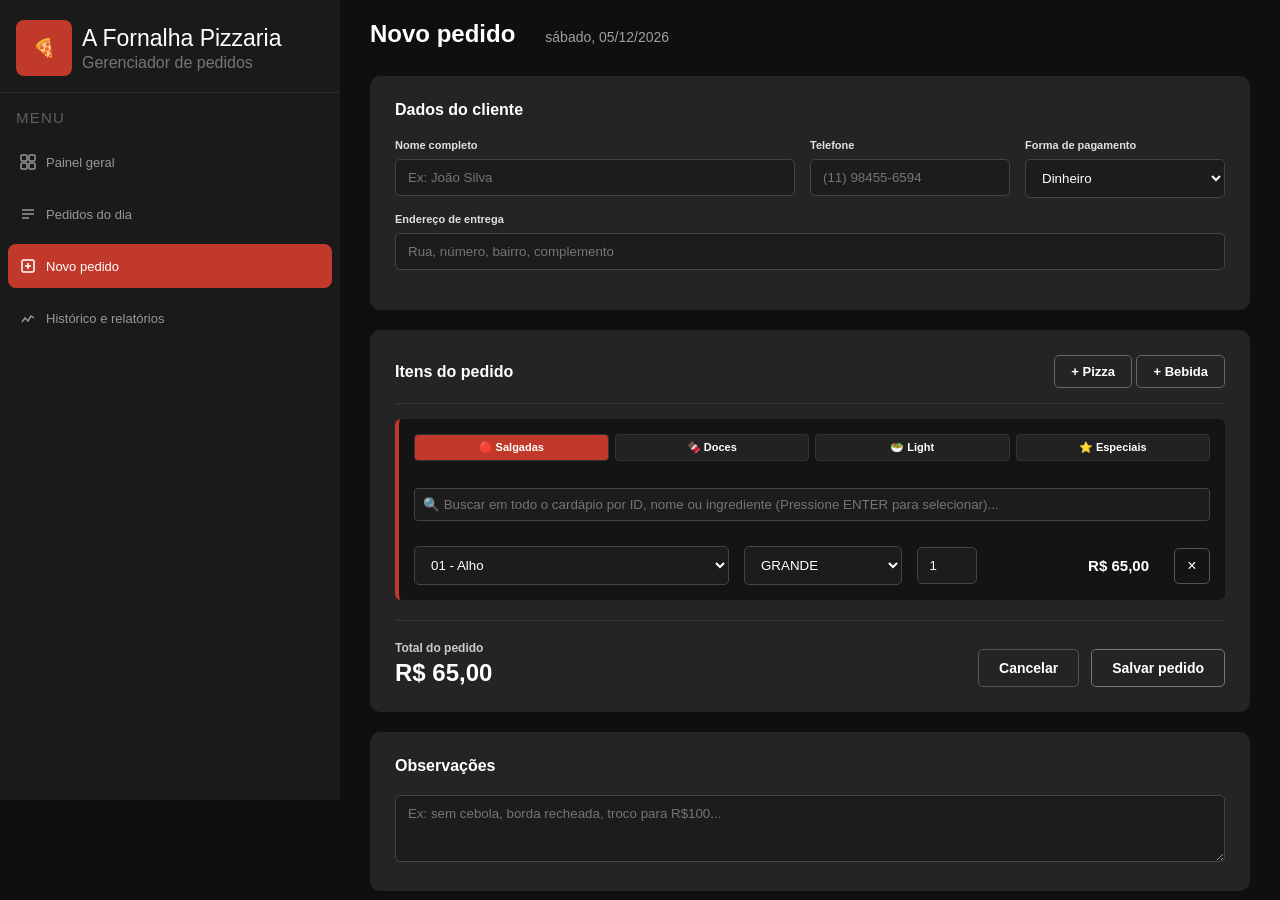
<file: index.html>
<!DOCTYPE html>
<html lang="pt-BR">
<head>
    <meta charset="UTF-8">
    <title>A Fornalha Pizzaria - Novo Pedido</title>
    <link rel="stylesheet" href="index.css">
</head>
<body>

<div class="container">

    <aside class="sidebar">

        <div class="sidebar-logo">
            <div class="sidebar-logo-icon">🍕</div>
            <div>
                <div class="sidebar-logo-name">A Fornalha Pizzaria</div>
                <div class="sidebar-logo-sub">Gerenciador de pedidos</div>
            </div>
        </div>

        <nav>
            <span class="menu-label">MENU</span>

            <button type="button" class="menu" onclick="window.location.href='painel_geral.html'">
                <svg width="16" height="16" viewBox="0 0 16 16" fill="none" stroke="currentColor" stroke-width="1.5">
                    <rect x="1" y="1" width="6" height="6" rx="1"/><rect x="9" y="1" width="6" height="6" rx="1"/><rect x="1" y="9" width="6" height="6" rx="1"/><rect x="9" y="9" width="6" height="6" rx="1"/>
                </svg> Painel geral
            </button>

            <button type="button" class="menu" onclick="window.location.href='pedidos_do_dia.html'">
                <svg width="16" height="16" viewBox="0 0 16 16" fill="none" stroke="currentColor" stroke-width="1.5">
                    <path d="M2 4h12M2 8h12M2 12h7"/>
                </svg>
                Pedidos do dia
            </button>

            <button type="button" class="menu active" onclick="window.location.href='index.html.html'">
                <svg width="16" height="16" viewBox="0 0 16 16" fill="none" stroke="currentColor" stroke-width="1.5">
                    <rect x="2" y="2" width="12" height="12" rx="1.5"/>
                    <path d="M8 5v6M5 8h6"/>
                </svg>
                Novo pedido
            </button>

            <button type="button" class="menu" onclick="window.location.href='historico.html'">
                <svg width="16" height="16" viewBox="0 0 16 16" fill="none" stroke="currentColor" stroke-width="1.5">
                    <path d="M2 12L5 8l3 3 3-5 3 2"/>
                </svg>
                Histórico e relatórios
            </button>
        </nav>

    </aside>

    <main class="content">

        <header class="top">
            <h1>Novo pedido</h1>
            <span class="data-atual" id="data-atual">Carregando...</span>
        </header>

        <section id="secao-dados-cliente" class="card">
            <h3>Dados do cliente</h3>
            
            <div class="row">
                <div class="form-group flex-2">
                    <label>Nome completo</label>
                    <input type="text" id="nome" name="cliente_nome" placeholder="Ex: João Silva" autocomplete="off">
                </div>
                
                <div class="form-group flex-1">
                    <label>Telefone</label>
                <input type="tel" id="telefone" name="cliente_telefone" placeholder="(11) 98455-6594" autocomplete="off">
                </div>
                
                <div class="form-group flex-1">
                    <label>Forma de pagamento</label>
                    <select id="pagamento" name="cliente_pagamento">
                        <option value="dinheiro">Dinheiro</option>
                        <option value="cartao">Cartão</option>
                        <option value="pix">Pix</option>
                    </select>
                </div>
            </div>

            <div class="row">
                <div class="form-group flex-full">
                    <label>Endereço de entrega</label>
                    <input type="text" id="endereco" name="cliente_endereco" placeholder="Rua, número, bairro, complemento" autocomplete="off">
                </div>
            </div>
        </section>

        <section id="secao-itens-pedido" class="card">
            
            <div class="header-itens">
                <h3>Itens do pedido</h3>
                <div class="btn-group">
                    <button type="button" class="btn btn-outline" onclick="adicionarPizza()">+ Pizza</button>
                    <button type="button" class="btn btn-outline" onclick="adicionarBebida()">+ Bebida</button>
                </div>
            </div>
            
            <div class="itens-container" id="itens-container">
                </div>
            
            <div class="footer-itens">
                <div class="total-block">
                    <span class="total-label">Total do pedido</span>
                    <span class="total-valor" id="total-valor">R$ 0,00</span>
                </div>
                
                <div class="actions-final">
                    <button type="button" class="cancel" onclick="limparPedido()">Cancelar</button>            
                    <button type="button" class="save" onclick="salvarPedido()">Salvar pedido</button>
                </div>
            </div>
            
        </section>

        <section id="secao-observacoes" class="card">
            <h3>Observações</h3>
            <textarea id="obs" name="pedido_observacoes" rows="3" placeholder="Ex: sem cebola, borda recheada, troco para R$100..."></textarea>
        </section>

    </main>

</div>

<script src="cardapio.js"></script>
<script src="index.js"></script>
</body>
</html>
</file>
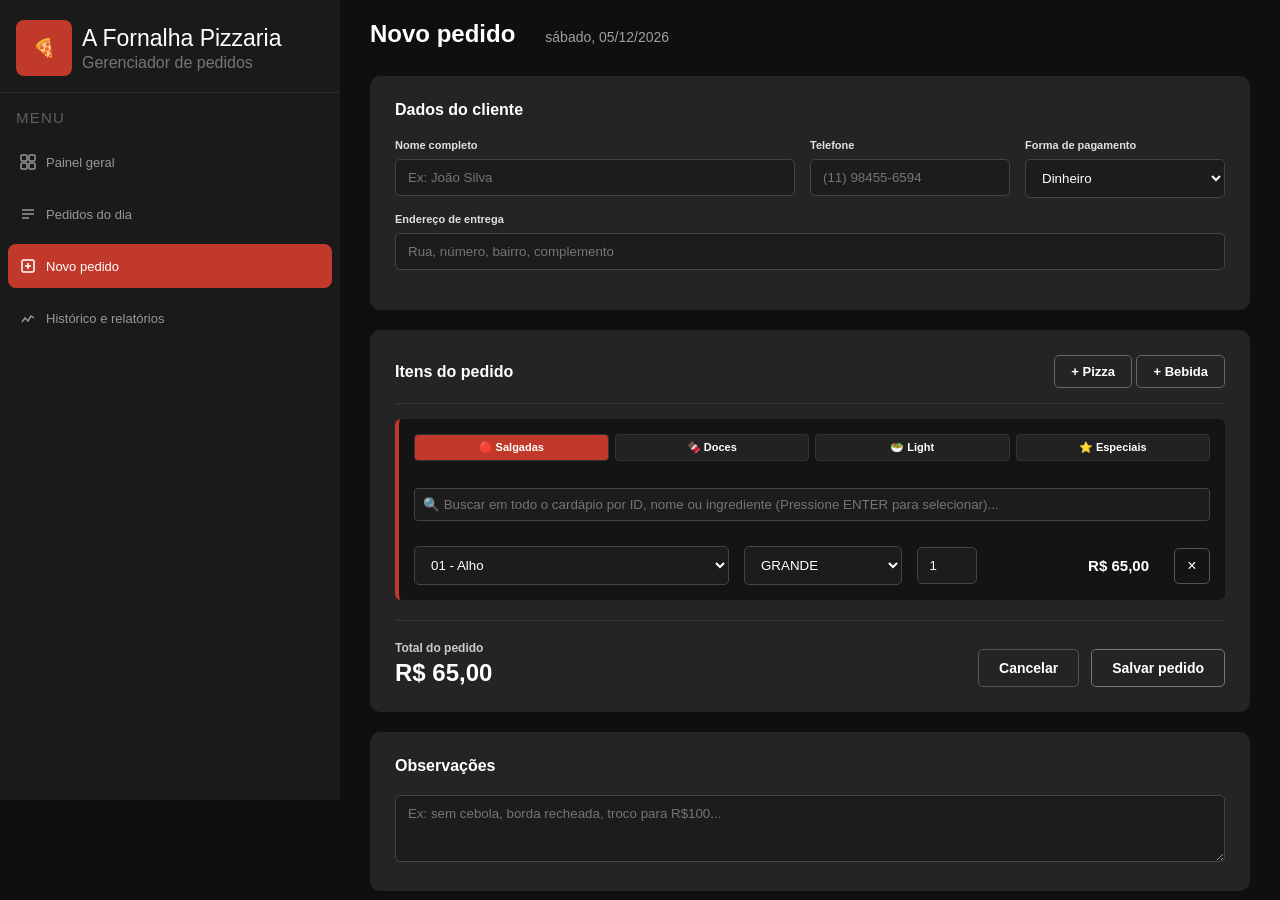
<file: novo_pedido.html>
<!DOCTYPE html>
<html lang="pt-BR">
<head>
    <meta charset="UTF-8">
    <title>A Fornalha Pizzaria - Novo Pedido</title>
    <link rel="stylesheet" href="novo_pedido.css">
</head>
<body>

<div class="container">

    <aside class="sidebar">

        <div class="sidebar-logo">
            <div class="sidebar-logo-icon">🍕</div>
            <div>
                <div class="sidebar-logo-name">A Fornalha Pizzaria</div>
                <div class="sidebar-logo-sub">Gerenciador de pedidos</div>
            </div>
        </div>

        <nav>
            <span class="menu-label">MENU</span>

            <button type="button" class="menu" onclick="window.location.href='painel_geral.html'">
                <svg width="16" height="16" viewBox="0 0 16 16" fill="none" stroke="currentColor" stroke-width="1.5">
                    <rect x="1" y="1" width="6" height="6" rx="1"/><rect x="9" y="1" width="6" height="6" rx="1"/><rect x="1" y="9" width="6" height="6" rx="1"/><rect x="9" y="9" width="6" height="6" rx="1"/>
                </svg> Painel geral
            </button>

            <button type="button" class="menu" onclick="window.location.href='pedidos_do_dia.html'">
                <svg width="16" height="16" viewBox="0 0 16 16" fill="none" stroke="currentColor" stroke-width="1.5">
                    <path d="M2 4h12M2 8h12M2 12h7"/>
                </svg>
                Pedidos do dia
            </button>

            <button type="button" class="menu active" onclick="window.location.href='novo_pedido.html'">
                <svg width="16" height="16" viewBox="0 0 16 16" fill="none" stroke="currentColor" stroke-width="1.5">
                    <rect x="2" y="2" width="12" height="12" rx="1.5"/>
                    <path d="M8 5v6M5 8h6"/>
                </svg>
                Novo pedido
            </button>

            <button type="button" class="menu" onclick="window.location.href='historico.html'">
                <svg width="16" height="16" viewBox="0 0 16 16" fill="none" stroke="currentColor" stroke-width="1.5">
                    <path d="M2 12L5 8l3 3 3-5 3 2"/>
                </svg>
                Histórico e relatórios
            </button>
        </nav>

    </aside>

    <main class="content">

        <header class="top">
            <h1>Novo pedido</h1>
            <span class="data-atual" id="data-atual">Carregando...</span>
        </header>

        <section id="secao-dados-cliente" class="card">
            <h3>Dados do cliente</h3>
            
            <div class="row">
                <div class="form-group flex-2">
                    <label>Nome completo</label>
                    <input type="text" id="nome" name="cliente_nome" placeholder="Ex: João Silva" autocomplete="off">
                </div>
                
                <div class="form-group flex-1">
                    <label>Telefone</label>
                <input type="tel" id="telefone" name="cliente_telefone" placeholder="(11) 98455-6594" autocomplete="off">
                </div>
                
                <div class="form-group flex-1">
                    <label>Forma de pagamento</label>
                    <select id="pagamento" name="cliente_pagamento">
                        <option value="dinheiro">Dinheiro</option>
                        <option value="cartao">Cartão</option>
                        <option value="pix">Pix</option>
                    </select>
                </div>
            </div>

            <div class="row">
                <div class="form-group flex-full">
                    <label>Endereço de entrega</label>
                    <input type="text" id="endereco" name="cliente_endereco" placeholder="Rua, número, bairro, complemento" autocomplete="off">
                </div>
            </div>
        </section>

        <section id="secao-itens-pedido" class="card">
            
            <div class="header-itens">
                <h3>Itens do pedido</h3>
                <div class="btn-group">
                    <button type="button" class="btn btn-outline" onclick="adicionarPizza()">+ Pizza</button>
                    <button type="button" class="btn btn-outline" onclick="adicionarBebida()">+ Bebida</button>
                </div>
            </div>
            
            <div class="itens-container" id="itens-container">
                </div>
            
            <div class="footer-itens">
                <div class="total-block">
                    <span class="total-label">Total do pedido</span>
                    <span class="total-valor" id="total-valor">R$ 0,00</span>
                </div>
                
                <div class="actions-final">
                    <button type="button" class="cancel" onclick="limparPedido()">Cancelar</button>            
                    <button type="button" class="save" onclick="salvarPedido()">Salvar pedido</button>
                </div>
            </div>
            
        </section>

        <section id="secao-observacoes" class="card">
            <h3>Observações</h3>
            <textarea id="obs" name="pedido_observacoes" rows="3" placeholder="Ex: sem cebola, borda recheada, troco para R$100..."></textarea>
        </section>

    </main>

</div>

<script src="cardapio.js"></script>
<script src="novo_pedido.js"></script>
</body>
</html>
</file>
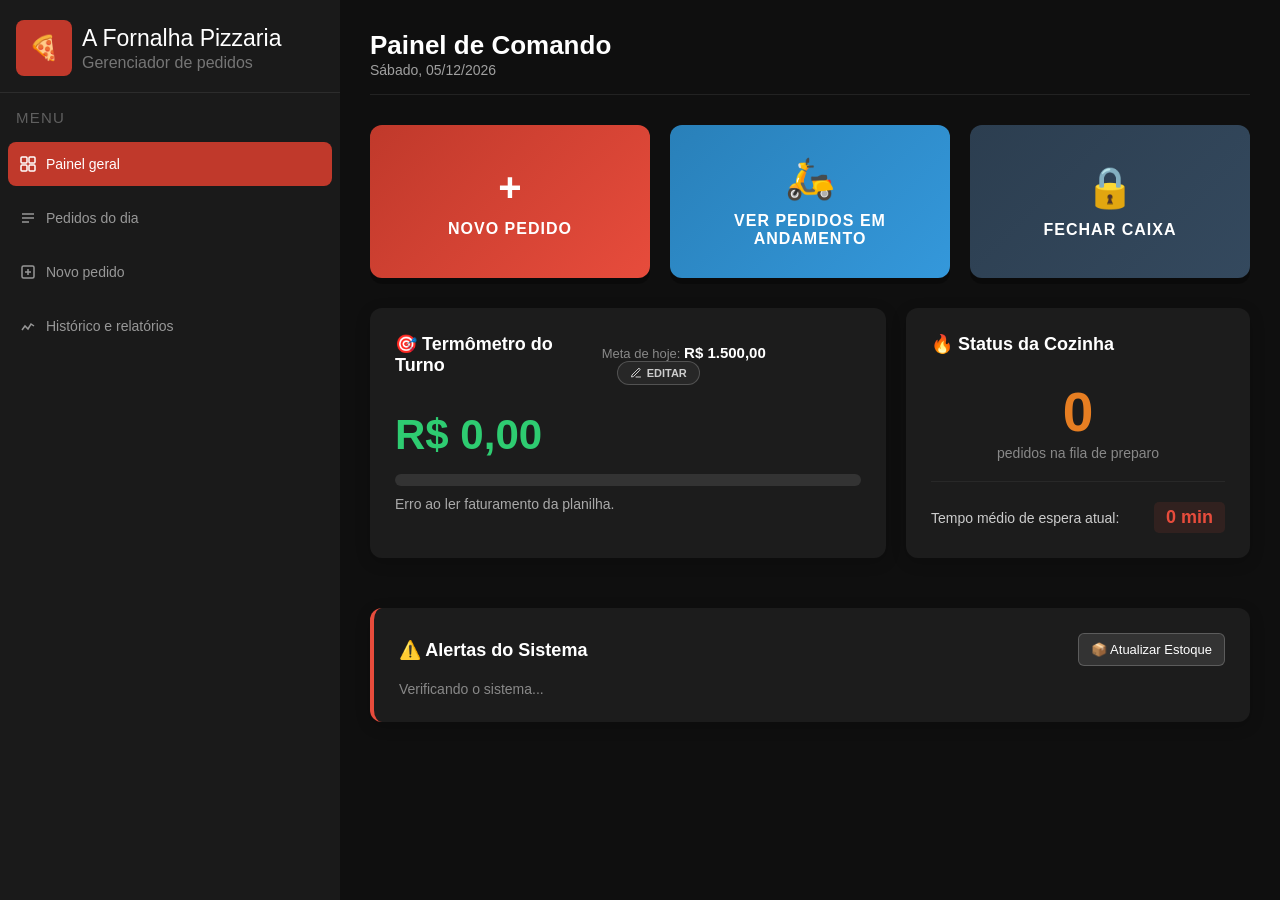
<file: painel_geral.html>
<!DOCTYPE html>
<html lang="pt-BR">
<head>
    <meta charset="UTF-8">
    <title>A Fornalha - Painel Geral</title>
    <link rel="stylesheet" href="painel_geral.css">
</head>
<body>

<div class="container">

    <aside class="sidebar">
        <div class="sidebar-logo">
            <div class="sidebar-logo-icon">🍕</div>
            <div>
                <div class="sidebar-logo-name">A Fornalha Pizzaria</div>
                <div class="sidebar-logo-sub">Gerenciador de pedidos</div>
            </div>
        </div>

        <nav>
            <span class="menu-label">MENU</span>
            
            <button type="button" class="menu active" onclick="window.location.href='index.html'">
                <svg width="16" height="16" viewBox="0 0 16 16" fill="none" stroke="currentColor" stroke-width="1.5">
                    <rect x="1" y="1" width="6" height="6" rx="1"/><rect x="9" y="1" width="6" height="6" rx="1"/><rect x="1" y="9" width="6" height="6" rx="1"/><rect x="9" y="9" width="6" height="6" rx="1"/>
                </svg> Painel geral
            </button>
            
            <button type="button" class="menu" onclick="window.location.href='pedidos_do_dia.html'">
                <svg width="16" height="16" viewBox="0 0 16 16" fill="none" stroke="currentColor" stroke-width="1.5">
                    <path d="M2 4h12M2 8h12M2 12h7"/>
                </svg> Pedidos do dia
            </button>
            
            <button type="button" class="menu" onclick="window.location.href='index.html'">
                <svg width="16" height="16" viewBox="0 0 16 16" fill="none" stroke="currentColor" stroke-width="1.5">
                    <rect x="2" y="2" width="12" height="12" rx="1.5"/><path d="M8 5v6M5 8h6"/>
                </svg> Novo pedido
            </button>
            
            <button type="button" class="menu" onclick="window.location.href='historico.html'">
                <svg width="16" height="16" viewBox="0 0 16 16" fill="none" stroke="currentColor" stroke-width="1.5">
                    <path d="M2 12L5 8l3 3 3-5 3 2"/>
                </svg> Histórico e relatórios
            </button>
        </nav>
    </aside>

    <main class="content">

        <header class="top">
            <div class="top-title">
                <h1>Painel de Comando</h1>
                <span class="data-atual" id="data-atual">Carregando...</span>
            </div>
        </header>

        <section class="shortcuts-grid">
            <button class="shortcut-btn btn-novo" onclick="window.location.href='index.html'">
                <div class="shortcut-icon">+</div>
                <div class="shortcut-text">NOVO PEDIDO</div>
            </button>
            
            <button class="shortcut-btn btn-andamento" onclick="window.location.href='pedidos_do_dia.html'">
                <div class="shortcut-icon">🛵</div>
                <div class="shortcut-text">VER PEDIDOS EM ANDAMENTO</div>
            </button>
            
            <button class="shortcut-btn btn-fechar" onclick="fecharCaixa()">
                <div class="shortcut-icon">🔒</div>
                <div class="shortcut-text">FECHAR CAIXA</div>
            </button>
        </section>

        <div class="dashboard-grid">
            <section class="card">
                <div class="card-header">
                    <h3>🎯 Termômetro do Turno</h3>
                    <span class="meta-label">Meta de hoje: <strong id="meta-valor">R$ 1.500,00</strong></span>
                </div>
                
                <div class="termometro-display">
                    <span class="faturamento-atual" id="faturamento-atual">R$ 0,00</span>
                </div>
                
                <div class="progress-container">
                    <div class="progress-bar" id="progress-bar" style="width: 0%;"></div>
                </div>
                
                <p class="termometro-texto" id="termometro-texto">Carregando dados financeiros...</p>
            </section>

            <section class="card">
                <h3>🔥 Status da Cozinha</h3>
                <div class="cozinha-display">
                    <div class="cozinha-numero" id="pedidos-fila">0</div>
                    <div class="cozinha-sub">pedidos na fila de preparo</div>
                </div>
                
                <div class="cozinha-footer">
                    <div class="tempo-label">Tempo médio de espera atual:</div>
                    <div class="tempo-valor" id="tempo-espera">0 min</div>
                </div>
            </section>
        </div>

        <section class="card card-alertas">
            <div style="display: flex; justify-content: space-between; align-items: center; margin-bottom: 15px;">
            <h3 style="margin: 0;">⚠️ Alertas do Sistema</h3>
            <button onclick="abrirModalEstoque()" style="background: rgba(255,255,255,0.1); color: #fff; border: 1px solid rgba(255,255,255,0.2); padding: 8px 12px; border-radius: 6px; cursor: pointer; font-size: 13px;">📦 Atualizar Estoque</button>
            </div>
            <div class="alertas-container" id="lista-alertas">
                <div style="color: #888; font-size: 14px;">Verificando o sistema...</div>
            </div>
        </section>

    </main>
</div>

<div id="modal-estoque" style="display: none; position: fixed; top: 0; left: 0; width: 100%; height: 100%; background: rgba(0,0,0,0.8); z-index: 999; justify-content: center; align-items: center;">
    <div style="background: #1c1c1c; padding: 25px; border-radius: 12px; width: 400px; max-width: 90%; box-shadow: 0 5px 25px rgba(0,0,0,0.5);">
        <div style="display: flex; justify-content: space-between; align-items: center; margin-bottom: 20px; border-bottom: 1px solid #333; padding-bottom: 10px;">
            <h3 style="margin: 0; color: #fff;">📦 Controle de Estoque</h3>
            <button onclick="fecharModalEstoque()" style="background: none; border: none; color: #888; font-size: 24px; cursor: pointer;">&times;</button>
        </div>
            
        <div id="lista-estoque-modal" style="max-height: 400px; overflow-y: auto; margin-bottom: 20px;">
            <div style="text-align: center; color: #888; padding: 20px;">Carregando estoque...</div>
        </div>

        <button id="btn-salvar-estoque" onclick="salvarEstoque()" style="width: 100%; padding: 12px; background: #2ecc71; color: #111; border: none; border-radius: 8px; font-weight: bold; cursor: pointer; font-size: 15px;">Salvar Alterações</button>
    </div>
</div>

<script src="cardapio.js"></script>
<script src="painel_geral.js"></script>
</body>
</html>
</file>
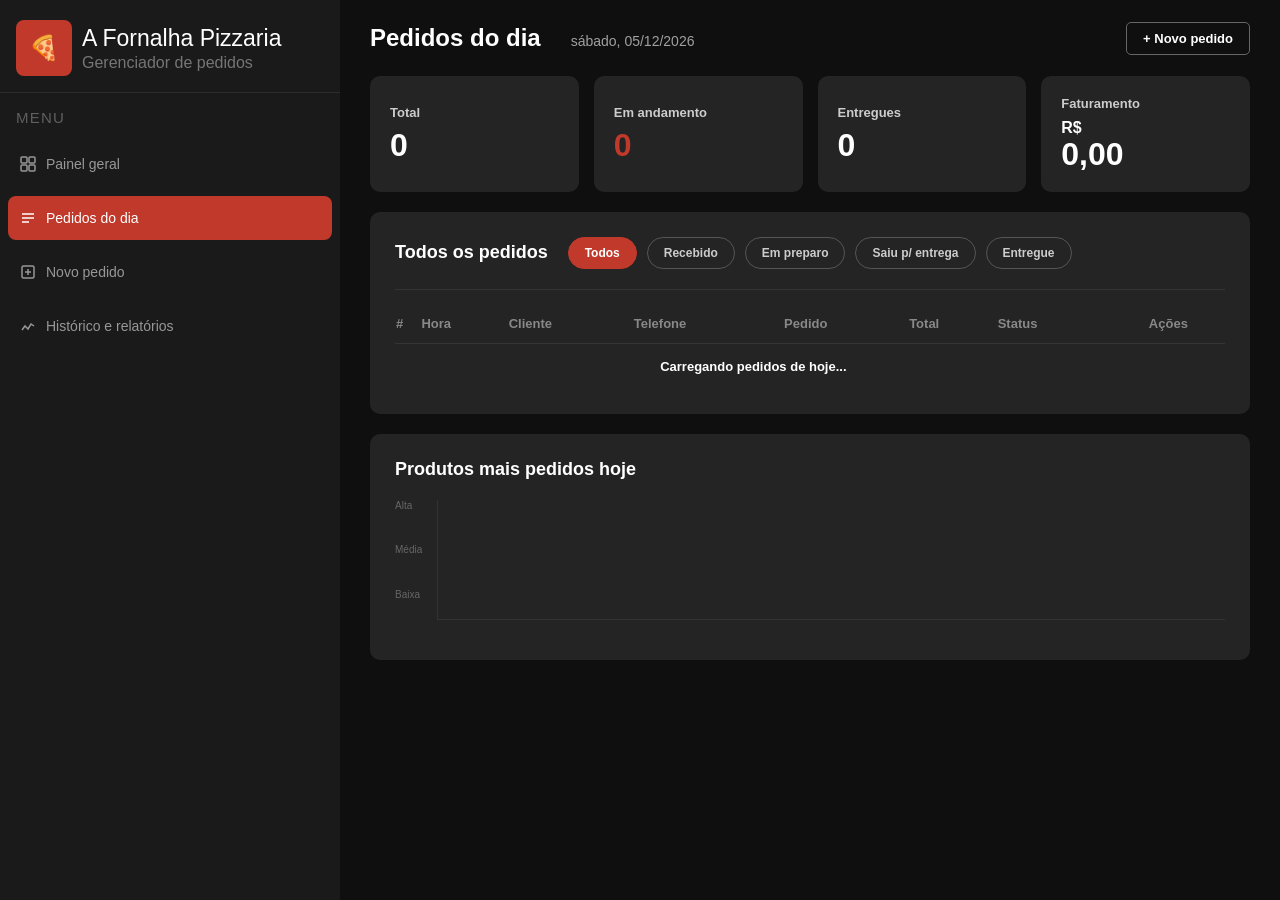
<file: pedidos_do_dia.html>
<!DOCTYPE html>
<html lang="pt-BR">
<head>
    <meta charset="UTF-8">
    <title>A Fornalha - Pedidos do Dia</title>
    <link rel="stylesheet" href="pedidos_do_dia.css">
</head>
<body>

<div class="container">

    <aside class="sidebar">
        <div class="sidebar-logo">
            <div class="sidebar-logo-icon">🍕</div>
            <div>
                <div class="sidebar-logo-name">A Fornalha Pizzaria</div>
                <div class="sidebar-logo-sub">Gerenciador de pedidos</div>
            </div>
        </div>

        <nav>
            <span class="menu-label">MENU</span>
            
            <button type="button" class="menu" onclick="window.location.href='painel_geral.html'">
                <svg width="16" height="16" viewBox="0 0 16 16" fill="none" stroke="currentColor" stroke-width="1.5">
                    <rect x="1" y="1" width="6" height="6" rx="1"/><rect x="9" y="1" width="6" height="6" rx="1"/><rect x="1" y="9" width="6" height="6" rx="1"/><rect x="9" y="9" width="6" height="6" rx="1"/>
                </svg> Painel geral
            </button>
            
            <button type="button" class="menu active" onclick="window.location.href='pedidos_do_dia.html'">
                <svg width="16" height="16" viewBox="0 0 16 16" fill="none" stroke="currentColor" stroke-width="1.5">
                    <path d="M2 4h12M2 8h12M2 12h7"/>
                </svg> Pedidos do dia
            </button>
            
            <button type="button" class="menu" onclick="window.location.href='index.html'">
                <svg width="16" height="16" viewBox="0 0 16 16" fill="none" stroke="currentColor" stroke-width="1.5">
                    <rect x="2" y="2" width="12" height="12" rx="1.5"/><path d="M8 5v6M5 8h6"/>
                </svg> Novo pedido
            </button>
            
            <button type="button" class="menu" onclick="window.location.href='historico.html'">
                <svg width="16" height="16" viewBox="0 0 16 16" fill="none" stroke="currentColor" stroke-width="1.5">
                    <path d="M2 12L5 8l3 3 3-5 3 2"/>
                </svg> Histórico e relatórios
            </button>
        </nav>
    </aside>

    <main class="content">

        <header class="top header-historico">
            <div class="top-title">
                <h1>Pedidos do dia</h1>
                <span class="data-atual" id="data-atual">Carregando...</span>
            </div>
            <button class="btn btn-outline" onclick="window.location.href='index.html.html'">+ Novo pedido</button>
        </header>

        <div class="summary-grid">
            <div class="summary-card">
                <span class="summary-label">Total</span>
                <strong class="summary-value" id="resumo-total">0</strong>
            </div>
            <div class="summary-card">
                <span class="summary-label">Em andamento</span>
                <strong class="summary-value text-red" id="resumo-andamento">0</strong>
            </div>
            <div class="summary-card">
                <span class="summary-label">Entregues</span>
                <strong class="summary-value" id="resumo-entregues">0</strong>
            </div>
            <div class="summary-card">
                <span class="summary-label">Faturamento</span>
                <strong class="summary-value">
                    <span style="font-size: 16px; display:block;">R$</span> 
                    <span id="resumo-faturamento">0,00</span>
                </strong>
            </div>
        </div>

        <section class="card">
            <div class="table-header-filters">
                <div class="filter-title-group">
                    <h3>Todos os pedidos</h3>
                </div>
                <div class="filter-btn-group" id="botoes-filtro">
                    <button class="filter-btn active" onclick="filtrarTabela('Todos')">Todos</button>
                    <button class="filter-btn" onclick="filtrarTabela('Recebido')">Recebido</button>
                    <button class="filter-btn" onclick="filtrarTabela('Em preparo')">Em preparo</button>
                    <button class="filter-btn" onclick="filtrarTabela('Saiu p/ entrega')">Saiu p/ entrega</button>
                    <button class="filter-btn" onclick="filtrarTabela('Entregue')">Entregue</button>
                </div>
            </div>

            <div class="table-responsive">
                <table class="history-table">
                    <thead>
                        <tr>
                            <th>#</th>
                            <th>Hora</th>
                            <th>Cliente</th>
                            <th>Telefone</th>
                            <th>Pedido</th> 
                            <th>Total</th>
                            <th>Status</th>
                            <th style="text-align: center;">Ações</th> </tr>
                    </thead>
                    <tbody id="tabela-pedidos-body">
                        <tr><td colspan="7" style="text-align: center;">Carregando pedidos de hoje...</td></tr>
                    </tbody>
                </table>
            </div>
        </section>

        <section class="card">
            <h3>Produtos mais pedidos hoje</h3>
            <div class="chart-wrapper">
                <div class="chart-y-axis">
                    <span>Alta</span>
                    <span>Média</span>
                    <span>Baixa</span>
                </div>
                <div class="chart-container" id="grafico-barras">
                    </div>
            </div>
            <div class="top-items-list" id="lista-mais-pedidos" style="margin-top: 15px;">
                </div>
        </section>

    </main>
</div>

<script src="pedidos_do_dia.js"></script>
<script src="cardapio.js"></script>
</body>
</html>
</file>
<file: index.css>
/* ==========================================
   1. ESTILOS GLOBAIS E RESET
   Define as cores de fundo, fonte e remove margens padrão
========================================== */
body {
    margin: 0; /* Remove as margens em branco ao redor da página */
    font-family: Arial, sans-serif; /* Fonte padrão do sistema */
    background: #0f0f0f; /* Cor de fundo principal (preto/cinza muito escuro) */
    color: #fff; /* Cor do texto padrão (branco) */
}

/* Container principal que envolve toda a tela */
.container {
    display: flex; /* Coloca a sidebar e o conteúdo lado a lado */
    height: 100vh; /* Ocupa 100% da altura da tela (viewport height) */
}


/* ==========================================
   2. BARRA LATERAL (SIDEBAR)
   Estilos do menu esquerdo e perfil do usuário
========================================== */
.sidebar {
    height: 800px;
    width: 340px; /* Largura fixa da barra lateral */
    background-color: #1a1a1a; /* Cor de fundo um pouco mais clara que o body */
    color: #fff;
    display: flex;
    flex-direction: column; /* Organiza os itens de cima para baixo */
}

/* Área da logo da pizzaria */
.sidebar-logo {
    display: flex;
    align-items: center; /* Alinha o ícone e o texto verticalmente no centro */
    gap: 10px; /* Espaço entre o ícone e os textos */
    padding: 20px 16px 16px;
    border-bottom: 1px solid rgba(255, 255, 255, 0.08); /* Linha sutil separadora */
}

/* Ícone da fatia de pizza */
.sidebar-logo-icon {
    width: 56px;
    height: 56px;
    background: #c0392b; /* Vermelho escuro/bordo */
    border-radius: 8px; /* Bordas arredondadas */
    display: flex;
    align-items: center;
    justify-content: center; /* Centraliza o emoji dentro do quadrado */
    font-size: 18px;
    flex-shrink: 0; /* Impede que o ícone seja esmagado se faltar espaço */
}

/* Nome da pizzaria */
.sidebar-logo-name {
    font-size: 23px;
    font-weight: 500;
    color: #fff;
}

/* Subtítulo da logo ("Gerenciador de pedidos") */
.sidebar-logo-sub {
    font-size: 16px;
    color: rgba(255, 255, 255, 0.4);
    margin-top: 2px;
}

/* Texto "MENU" pequenininho acima dos botões */
.menu-label {
    display: block;
    font-size: 15px;
    color: rgba(255, 255, 255, 0.3);
    letter-spacing: 0.08em; /* Espaçamento entre as letras */
    padding: 16px 16px 6px;
}

/* Botões de navegação do menu */
.menu {
    display: flex;
    align-items: center;
    gap: 10px;
    width: calc(100% - 16px);
    margin: 8px 8px;
    padding: 14px 12px;
    background: transparent;
    border: none;
    border-radius: 8px;
    color: rgba(255, 255, 255, 0.55);
    font-size: 13px;
    cursor: pointer; /* Muda a setinha do mouse para a mãozinha */
    text-align: left;
}

/* Efeito quando passa o mouse por cima do botão do menu */
.menu:hover {
    background: rgba(255, 255, 255, 0.06); /* Fundo levemente visível */
    color: rgba(255, 255, 255, 0.85); /* Deixa o texto mais brilhante */
}

/* Estilo do menu quando ele está selecionado/ativo */
.menu.active {
    background: #c0392b; /* Fundo vermelho */
    color: #fff; /* Texto branco puro */
}

/* Rodapé da sidebar (área do atendente) */
.sidebar-bottom {
    margin-top: auto; /* Empurra essa div lá para o final da tela */
    padding: 14px 16px;
    border-top: 1px solid rgba(255, 255, 255, 0.08); /* Linha sutil no topo */
}

.sidebar-user {
    display: flex;
    align-items: center;
    gap: 8px;
}

/* Círculo com as iniciais do atendente */
.user-avatar {
    width: 28px;
    height: 28px;
    border-radius: 50%; /* Faz o quadrado virar um círculo perfeito */
    background: #c0392b;
    display: flex;
    align-items: center;
    justify-content: center;
    font-size: 11px;
    color: #fff;
    font-weight: 500;
}

.user-name {
    font-size: 12px;
    color: rgba(255, 255, 255, 0.6);
}


/* ==========================================
   3. CONTEÚDO PRINCIPAL E CARTÕES
========================================== */
/* ==========================================
   3. CONTEÚDO PRINCIPAL E CARTÕES
========================================== */
.content {
    flex: 1;
    padding: 20px 30px 80px 30px; 
}

.top {
    height: 36px;
    display: flex;
    align-items: baseline; /* Alinha a base do texto do H1 com a base da data */
    gap: 30px; /* Dá um espaçamento bacana entre o título e a data */
    margin-bottom: 20px; 
}

.top h1 {
    margin: 0; 
    font-size: 24px; 
    font-weight: bold;
}

/* Nova classe para formatar a data */
.data-atual {
    font-size: 14px;
    color: #a0a0a0; /* Um tom de cinza claro igual ao da imagem */
    font-weight: normal;
}

.card {
    background: #242424; /* Fundo idêntico ao da imagem */
    padding: 25px;
    border-radius: 10px; 
    margin-bottom: 20px; 
}

.card h3 {
    margin-top: 0;
    margin-bottom: 20px;
    font-size: 16px;
}

/* ==========================================
   4. FORMULÁRIOS, LABELS E INPUTS
========================================== */
.row {
    display: flex;
    gap: 15px; 
    margin-bottom: 15px;
}

/* Caixa que agrupa a Label e o Input */
.form-group {
    display: flex;
    flex-direction: column;
    gap: 8px;
}

/* Tamanhos proporcionais para as colunas */
.flex-1 { flex: 1; }
.flex-2 { flex: 2; }
.flex-full { width: 100%; }

.form-group label {
    font-size: 11px;
    font-weight: bold;
    color: #e0e0e0; /* Cinza clarinho */
}

input, select, textarea {
    padding: 10px 12px;
    border-radius: 5px;
    border: 1px solid #444; /* Borda sutil como na imagem */
    background: #1c1c1c; /* Fundo mais escuro no input */
    color: #fff; 
    font-family: inherit; 
    box-sizing: border-box; /* Garante que o padding não quebre a largura */
    width: 100%;
}

input:focus, select:focus, textarea:focus {
    outline: none;
    border-color: #777;
}

/* ==========================================
   5. ITENS DO PEDIDO (ALINHAMENTOS E LISTA)
========================================== */
/* ==========================================
   5. ITENS DO PEDIDO (ALINHAMENTOS E LISTA)
========================================== */
.header-itens {
    display: flex;
    justify-content: space-between; 
    align-items: center; 
    padding-bottom: 15px;
    margin-bottom: 15px;
    border-bottom: 1px solid rgba(255, 255, 255, 0.08); /* Linha divisória */
}

.header-itens h3 { margin: 0; }

.pedido-item {
    display: flex;
    gap: 15px; /* Aumentei um pouco o espaçamento entre os campos */
    align-items: center; /* Alinha perfeitamente os inputs e botões no centro */
    margin-bottom: 15px;
}

/* Formatação do texto de Subtotal do item */
.subtotal-group {
    display: flex;
    flex-direction: column;
}

.subtotal-text {
    font-size: 15px; /* Fonte um pouquinho maior para destaque */
    font-weight: bold;
    color: #fff;
    white-space: nowrap; /* FORÇA o "R$" e o número a ficarem na mesma linha sempre */
}

/* ==========================================
   6. BOTÕES
========================================== */
.btn {
    padding: 8px 16px;
    border-radius: 5px;
    cursor: pointer;
    font-weight: bold;
    font-size: 13px;
    transition: all 0.2s;
}

/* Estilo do botão "Adicionar item" (Vazado com borda) */
.btn-outline {
    background: transparent;
    border: 1px solid #666;
    color: #fff;
}
.btn-outline:hover { background: rgba(255, 255, 255, 0.05); }

/* Botão de excluir item ("x") */
.btn-remove {
    background: transparent;
    border: 1px solid #555;
    color: #fff;
    border-radius: 5px;
    width: 36px;
    height: 36px; /* Mesma altura dos inputs */
    cursor: pointer;
    font-size: 16px;
    display: flex;
    align-items: center;
    justify-content: center;
}
.btn-remove:hover { background: #e74c3c; border-color: #e74c3c; }

/* ==========================================
   7. RODAPÉ DOS ITENS (TOTAL E SALVAR)
========================================== */
.footer-itens {
    display: flex;
    justify-content: space-between; /* Total na esquerda, botões na direita */
    align-items: flex-end; /* Alinha todos pela parte de baixo */
    margin-top: 20px;
    padding-top: 20px;
    border-top: 1px solid rgba(255, 255, 255, 0.08); /* Linha divisória fina */
}

/* Bloco do Total do pedido */
.total-block {
    display: flex;
    flex-direction: column;
    gap: 4px;
}

.total-label {
    font-size: 12px;
    font-weight: bold;
    color: #ccc;
}

.total-valor {
    font-size: 24px; /* Número grande igual da imagem */
    font-weight: bold;
    color: #fff;
}

/* Botões de Ação (Cancelar e Salvar) */
.actions-final {
    display: flex;
    gap: 12px;
}

.actions-final button {
    padding: 10px 20px;
    border-radius: 5px;
    cursor: pointer;
    font-weight: bold;
    font-size: 14px;
    background: transparent;
    color: #fff;
}

/* Botões vazados iguais da imagem */
.actions-final .cancel { border: 1px solid #555; }
.actions-final .cancel:hover { background: rgba(255,255,255,0.05); }

.actions-final .save { border: 1px solid #777; }
.actions-final .save:hover { background: rgba(255,255,255,0.1); }

/* ==========================================
   NOTIFICAÇÕES FLUTUANTES (TOASTS)
========================================== */
.notificacao {
    position: fixed;
    bottom: 20px;
    right: 20px;
    padding: 16px 24px;
    border-radius: 8px;
    color: #fff;
    font-size: 14px;
    font-weight: bold;
    display: flex;
    align-items: center;
    gap: 12px;
    box-shadow: 0 4px 15px rgba(0, 0, 0, 0.4);
    z-index: 9999;
    animation: deslizarEntrada 0.3s ease-out forwards;
}

/* Cores das notificações */
.notificacao.erro { 
    background-color: #242424; 
    border-left: 6px solid #e74c3c; 
}
.notificacao.sucesso { 
    background-color: #242424; 
    border-left: 6px solid #2ecc71; 
}

.notificacao-icon { font-size: 18px; }

/* Animação para esconder */
.notificacao.ocultar {
    animation: deslizarSaida 0.3s ease-in forwards;
}

@keyframes deslizarEntrada {
    from { transform: translateX(120%); opacity: 0; }
    to { transform: translateX(0); opacity: 1; }
}

@keyframes deslizarSaida {
    from { transform: translateX(0); opacity: 1; }
    to { transform: translateX(120%); opacity: 0; }
}
</file>
<file: novo_pedido.css>
/* ==========================================
   1. ESTILOS GLOBAIS E RESET
   Define as cores de fundo, fonte e remove margens padrão
========================================== */
body {
    margin: 0; /* Remove as margens em branco ao redor da página */
    font-family: Arial, sans-serif; /* Fonte padrão do sistema */
    background: #0f0f0f; /* Cor de fundo principal (preto/cinza muito escuro) */
    color: #fff; /* Cor do texto padrão (branco) */
}

/* Container principal que envolve toda a tela */
.container {
    display: flex; /* Coloca a sidebar e o conteúdo lado a lado */
    height: 100vh; /* Ocupa 100% da altura da tela (viewport height) */
}


/* ==========================================
   2. BARRA LATERAL (SIDEBAR)
   Estilos do menu esquerdo e perfil do usuário
========================================== */
.sidebar {
    height: 800px;
    width: 340px; /* Largura fixa da barra lateral */
    background-color: #1a1a1a; /* Cor de fundo um pouco mais clara que o body */
    color: #fff;
    display: flex;
    flex-direction: column; /* Organiza os itens de cima para baixo */
}

/* Área da logo da pizzaria */
.sidebar-logo {
    display: flex;
    align-items: center; /* Alinha o ícone e o texto verticalmente no centro */
    gap: 10px; /* Espaço entre o ícone e os textos */
    padding: 20px 16px 16px;
    border-bottom: 1px solid rgba(255, 255, 255, 0.08); /* Linha sutil separadora */
}

/* Ícone da fatia de pizza */
.sidebar-logo-icon {
    width: 56px;
    height: 56px;
    background: #c0392b; /* Vermelho escuro/bordo */
    border-radius: 8px; /* Bordas arredondadas */
    display: flex;
    align-items: center;
    justify-content: center; /* Centraliza o emoji dentro do quadrado */
    font-size: 18px;
    flex-shrink: 0; /* Impede que o ícone seja esmagado se faltar espaço */
}

/* Nome da pizzaria */
.sidebar-logo-name {
    font-size: 23px;
    font-weight: 500;
    color: #fff;
}

/* Subtítulo da logo ("Gerenciador de pedidos") */
.sidebar-logo-sub {
    font-size: 16px;
    color: rgba(255, 255, 255, 0.4);
    margin-top: 2px;
}

/* Texto "MENU" pequenininho acima dos botões */
.menu-label {
    display: block;
    font-size: 15px;
    color: rgba(255, 255, 255, 0.3);
    letter-spacing: 0.08em; /* Espaçamento entre as letras */
    padding: 16px 16px 6px;
}

/* Botões de navegação do menu */
.menu {
    display: flex;
    align-items: center;
    gap: 10px;
    width: calc(100% - 16px);
    margin: 8px 8px;
    padding: 14px 12px;
    background: transparent;
    border: none;
    border-radius: 8px;
    color: rgba(255, 255, 255, 0.55);
    font-size: 13px;
    cursor: pointer; /* Muda a setinha do mouse para a mãozinha */
    text-align: left;
}

/* Efeito quando passa o mouse por cima do botão do menu */
.menu:hover {
    background: rgba(255, 255, 255, 0.06); /* Fundo levemente visível */
    color: rgba(255, 255, 255, 0.85); /* Deixa o texto mais brilhante */
}

/* Estilo do menu quando ele está selecionado/ativo */
.menu.active {
    background: #c0392b; /* Fundo vermelho */
    color: #fff; /* Texto branco puro */
}

/* Rodapé da sidebar (área do atendente) */
.sidebar-bottom {
    margin-top: auto; /* Empurra essa div lá para o final da tela */
    padding: 14px 16px;
    border-top: 1px solid rgba(255, 255, 255, 0.08); /* Linha sutil no topo */
}

.sidebar-user {
    display: flex;
    align-items: center;
    gap: 8px;
}

/* Círculo com as iniciais do atendente */
.user-avatar {
    width: 28px;
    height: 28px;
    border-radius: 50%; /* Faz o quadrado virar um círculo perfeito */
    background: #c0392b;
    display: flex;
    align-items: center;
    justify-content: center;
    font-size: 11px;
    color: #fff;
    font-weight: 500;
}

.user-name {
    font-size: 12px;
    color: rgba(255, 255, 255, 0.6);
}


/* ==========================================
   3. CONTEÚDO PRINCIPAL E CARTÕES
========================================== */
/* ==========================================
   3. CONTEÚDO PRINCIPAL E CARTÕES
========================================== */
.content {
    flex: 1;
    padding: 20px 30px 80px 30px; 
}

.top {
    height: 36px;
    display: flex;
    align-items: baseline; /* Alinha a base do texto do H1 com a base da data */
    gap: 30px; /* Dá um espaçamento bacana entre o título e a data */
    margin-bottom: 20px; 
}

.top h1 {
    margin: 0; 
    font-size: 24px; 
    font-weight: bold;
}

/* Nova classe para formatar a data */
.data-atual {
    font-size: 14px;
    color: #a0a0a0; /* Um tom de cinza claro igual ao da imagem */
    font-weight: normal;
}

.card {
    background: #242424; /* Fundo idêntico ao da imagem */
    padding: 25px;
    border-radius: 10px; 
    margin-bottom: 20px; 
}

.card h3 {
    margin-top: 0;
    margin-bottom: 20px;
    font-size: 16px;
}

/* ==========================================
   4. FORMULÁRIOS, LABELS E INPUTS
========================================== */
.row {
    display: flex;
    gap: 15px; 
    margin-bottom: 15px;
}

/* Caixa que agrupa a Label e o Input */
.form-group {
    display: flex;
    flex-direction: column;
    gap: 8px;
}

/* Tamanhos proporcionais para as colunas */
.flex-1 { flex: 1; }
.flex-2 { flex: 2; }
.flex-full { width: 100%; }

.form-group label {
    font-size: 11px;
    font-weight: bold;
    color: #e0e0e0; /* Cinza clarinho */
}

input, select, textarea {
    padding: 10px 12px;
    border-radius: 5px;
    border: 1px solid #444; /* Borda sutil como na imagem */
    background: #1c1c1c; /* Fundo mais escuro no input */
    color: #fff; 
    font-family: inherit; 
    box-sizing: border-box; /* Garante que o padding não quebre a largura */
    width: 100%;
}

input:focus, select:focus, textarea:focus {
    outline: none;
    border-color: #777;
}

/* ==========================================
   5. ITENS DO PEDIDO (ALINHAMENTOS E LISTA)
========================================== */
/* ==========================================
   5. ITENS DO PEDIDO (ALINHAMENTOS E LISTA)
========================================== */
.header-itens {
    display: flex;
    justify-content: space-between; 
    align-items: center; 
    padding-bottom: 15px;
    margin-bottom: 15px;
    border-bottom: 1px solid rgba(255, 255, 255, 0.08); /* Linha divisória */
}

.header-itens h3 { margin: 0; }

.pedido-item {
    display: flex;
    gap: 15px; /* Aumentei um pouco o espaçamento entre os campos */
    align-items: center; /* Alinha perfeitamente os inputs e botões no centro */
    margin-bottom: 15px;
}

/* Formatação do texto de Subtotal do item */
.subtotal-group {
    display: flex;
    flex-direction: column;
}

.subtotal-text {
    font-size: 15px; /* Fonte um pouquinho maior para destaque */
    font-weight: bold;
    color: #fff;
    white-space: nowrap; /* FORÇA o "R$" e o número a ficarem na mesma linha sempre */
}

/* ==========================================
   6. BOTÕES
========================================== */
.btn {
    padding: 8px 16px;
    border-radius: 5px;
    cursor: pointer;
    font-weight: bold;
    font-size: 13px;
    transition: all 0.2s;
}

/* Estilo do botão "Adicionar item" (Vazado com borda) */
.btn-outline {
    background: transparent;
    border: 1px solid #666;
    color: #fff;
}
.btn-outline:hover { background: rgba(255, 255, 255, 0.05); }

/* Botão de excluir item ("x") */
.btn-remove {
    background: transparent;
    border: 1px solid #555;
    color: #fff;
    border-radius: 5px;
    width: 36px;
    height: 36px; /* Mesma altura dos inputs */
    cursor: pointer;
    font-size: 16px;
    display: flex;
    align-items: center;
    justify-content: center;
}
.btn-remove:hover { background: #e74c3c; border-color: #e74c3c; }

/* ==========================================
   7. RODAPÉ DOS ITENS (TOTAL E SALVAR)
========================================== */
.footer-itens {
    display: flex;
    justify-content: space-between; /* Total na esquerda, botões na direita */
    align-items: flex-end; /* Alinha todos pela parte de baixo */
    margin-top: 20px;
    padding-top: 20px;
    border-top: 1px solid rgba(255, 255, 255, 0.08); /* Linha divisória fina */
}

/* Bloco do Total do pedido */
.total-block {
    display: flex;
    flex-direction: column;
    gap: 4px;
}

.total-label {
    font-size: 12px;
    font-weight: bold;
    color: #ccc;
}

.total-valor {
    font-size: 24px; /* Número grande igual da imagem */
    font-weight: bold;
    color: #fff;
}

/* Botões de Ação (Cancelar e Salvar) */
.actions-final {
    display: flex;
    gap: 12px;
}

.actions-final button {
    padding: 10px 20px;
    border-radius: 5px;
    cursor: pointer;
    font-weight: bold;
    font-size: 14px;
    background: transparent;
    color: #fff;
}

/* Botões vazados iguais da imagem */
.actions-final .cancel { border: 1px solid #555; }
.actions-final .cancel:hover { background: rgba(255,255,255,0.05); }

.actions-final .save { border: 1px solid #777; }
.actions-final .save:hover { background: rgba(255,255,255,0.1); }

/* ==========================================
   NOTIFICAÇÕES FLUTUANTES (TOASTS)
========================================== */
.notificacao {
    position: fixed;
    bottom: 20px;
    right: 20px;
    padding: 16px 24px;
    border-radius: 8px;
    color: #fff;
    font-size: 14px;
    font-weight: bold;
    display: flex;
    align-items: center;
    gap: 12px;
    box-shadow: 0 4px 15px rgba(0, 0, 0, 0.4);
    z-index: 9999;
    animation: deslizarEntrada 0.3s ease-out forwards;
}

/* Cores das notificações */
.notificacao.erro { 
    background-color: #242424; 
    border-left: 6px solid #e74c3c; 
}
.notificacao.sucesso { 
    background-color: #242424; 
    border-left: 6px solid #2ecc71; 
}

.notificacao-icon { font-size: 18px; }

/* Animação para esconder */
.notificacao.ocultar {
    animation: deslizarSaida 0.3s ease-in forwards;
}

@keyframes deslizarEntrada {
    from { transform: translateX(120%); opacity: 0; }
    to { transform: translateX(0); opacity: 1; }
}

@keyframes deslizarSaida {
    from { transform: translateX(0); opacity: 1; }
    to { transform: translateX(120%); opacity: 0; }
}
</file>
<file: painel_geral.css>
/* ==========================================
   GLOBAIS (Mesmo padrão das outras telas)
========================================== */
body { margin: 0; font-family: Arial, sans-serif; background: #0f0f0f; color: #fff; }
.container { display: flex; height: 100vh; }
.sidebar { height: 100vh; width: 340px; background-color: #1a1a1a; color: #fff; display: flex; flex-direction: column; }
.sidebar-logo { display: flex; align-items: center; gap: 10px; padding: 20px 16px 16px; border-bottom: 1px solid rgba(255, 255, 255, 0.08); }
.sidebar-logo-icon { width: 56px; height: 56px; background: #c0392b; border-radius: 8px; display: flex; align-items: center; justify-content: center; font-size: 24px; flex-shrink: 0; }
.sidebar-logo-name { font-size: 23px; font-weight: 500; color: #fff; }
.sidebar-logo-sub { font-size: 16px; color: rgba(255, 255, 255, 0.4); margin-top: 2px; }
.menu-label { display: block; font-size: 15px; color: rgba(255, 255, 255, 0.3); letter-spacing: 0.08em; padding: 16px 16px 6px; }
.menu { display: flex; align-items: center; gap: 10px; width: calc(100% - 16px); margin: 10px 8px; padding: 14px 12px; background: transparent; border: none; border-radius: 8px; color: rgba(255, 255, 255, 0.55); font-size: 14px; cursor: pointer; text-align: left; }
.menu:hover { background: rgba(255, 255, 255, 0.06); color: rgba(255, 255, 255, 0.85); }
.menu.active { background: #c0392b; color: #fff; }
.content { flex: 1; padding: 30px; overflow-y: auto; }
.top { margin-bottom: 30px; border-bottom: 1px solid rgba(255,255,255,0.08); padding-bottom: 15px; }
.top h1 { margin: 0; font-size: 26px; font-weight: bold; }
.data-atual { font-size: 14px; color: #a0a0a0; }
.card { background: #1c1c1c; padding: 25px; border-radius: 12px; margin-bottom: 20px; box-shadow: 0 4px 15px rgba(0,0,0,0.2); }
.card h3 { margin-top: 0; margin-bottom: 20px; font-size: 18px; color: #fff; }

/* ==========================================
   ATALHOS GIGANTES
========================================== */
.shortcuts-grid {
    display: grid;
    grid-template-columns: 1fr 1fr 1fr;
    gap: 20px;
    margin-bottom: 30px;
}

.shortcut-btn {
    border: none;
    border-radius: 12px;
    padding: 30px 20px;
    display: flex;
    flex-direction: column;
    align-items: center;
    justify-content: center;
    cursor: pointer;
    transition: transform 0.2s, filter 0.2s;
    color: #fff;
    box-shadow: 0 6px 0 rgba(0,0,0,0.3);
}

.shortcut-btn:hover {
    transform: translateY(-3px);
    filter: brightness(1.1);
}

.shortcut-btn:active {
    transform: translateY(3px);
    box-shadow: 0 0 0 rgba(0,0,0,0.3);
}

.shortcut-icon {
    font-size: 40px;
    margin-bottom: 10px;
    font-weight: bold;
}

.shortcut-text {
    font-size: 16px;
    font-weight: bold;
    letter-spacing: 1px;
}

.btn-novo { background: linear-gradient(135deg, #c0392b, #e74c3c); }
.btn-andamento { background: linear-gradient(135deg, #2980b9, #3498db); }
.btn-fechar { background: linear-gradient(135deg, #2c3e50, #34495e); }

/* ==========================================
   GRID DO MEIO (TERMÔMETRO E COZINHA)
========================================== */
.dashboard-grid {
    display: grid;
    grid-template-columns: 1.5fr 1fr;
    gap: 20px;
    margin-bottom: 30px;
}

/* TERMÔMETRO */
.card-header {
    display: flex;
    justify-content: space-between;
    align-items: center;
    margin-bottom: 15px;
}

.meta-label {
    font-size: 13px;
    color: #888;
}

.meta-label strong {
    color: #fff;
    font-size: 15px;
}

.termometro-display {
    margin-bottom: 15px;
}

.faturamento-atual {
    font-size: 42px;
    font-weight: bold;
    color: #2ecc71; /* Verde dinheiro */
}

.progress-container {
    height: 12px;
    background: #333;
    border-radius: 10px;
    overflow: hidden;
    margin-bottom: 10px;
}

.progress-bar {
    height: 100%;
    background: linear-gradient(90deg, #f1c40f, #2ecc71);
    border-radius: 10px;
    transition: width 1s ease-in-out;
}

.termometro-texto {
    font-size: 14px;
    color: #aaa;
    margin: 0;
}

/* COZINHA */
.cozinha-display {
    text-align: center;
    padding: 10px 0 20px 0;
    border-bottom: 1px solid rgba(255,255,255,0.05);
}

.cozinha-numero {
    font-size: 55px;
    font-weight: bold;
    color: #e67e22;
    line-height: 1;
}

.cozinha-sub {
    font-size: 14px;
    color: #888;
    margin-top: 5px;
}

.cozinha-footer {
    display: flex;
    justify-content: space-between;
    align-items: center;
    padding-top: 20px;
}

.tempo-label {
    font-size: 14px;
    color: #ccc;
}

.tempo-valor {
    font-size: 18px;
    font-weight: bold;
    color: #e74c3c;
    background: rgba(231, 76, 60, 0.1);
    padding: 5px 12px;
    border-radius: 5px;
}

/* ==========================================
   ALERTAS
========================================== */
.card-alertas {
    border-left: 4px solid #e74c3c;
}

.alerta-box {
    display: flex;
    align-items: center;
    gap: 15px;
    padding: 15px;
    background: rgba(231, 76, 60, 0.1);
    border: 1px solid rgba(231, 76, 60, 0.3);
    border-radius: 8px;
    margin-bottom: 10px;
}

.alerta-icon {
    font-size: 24px;
}

.alerta-texto {
    font-size: 15px;
    color: #fff;
    font-weight: bold;
}
</file>
<file: pedidos_do_dia.css>
/* ==========================================
   1. GLOBAIS E RESET
========================================== */
body { margin: 0; font-family: Arial, sans-serif; background: #0f0f0f; color: #fff; }
.container { display: flex; height: 100vh; }

/* ==========================================
   2. BARRA LATERAL (SIDEBAR)
========================================== */
.sidebar { height: 100vh; width: 340px; background-color: #1a1a1a; color: #fff; display: flex; flex-direction: column; }
.sidebar-logo { display: flex; align-items: center; gap: 10px; padding: 20px 16px 16px; border-bottom: 1px solid rgba(255, 255, 255, 0.08); }
.sidebar-logo-icon { width: 56px; height: 56px; background: #c0392b; border-radius: 8px; display: flex; align-items: center; justify-content: center; font-size: 24px; flex-shrink: 0; }
.sidebar-logo-name { font-size: 23px; font-weight: 500; color: #fff; }
.sidebar-logo-sub { font-size: 16px; color: rgba(255, 255, 255, 0.4); margin-top: 2px; }
.menu-label { display: block; font-size: 15px; color: rgba(255, 255, 255, 0.3); letter-spacing: 0.08em; padding: 16px 16px 6px; }
.menu { display: flex; align-items: center; gap: 10px; width: calc(100% - 16px); margin: 10px 8px; padding: 14px 12px; background: transparent; border: none; border-radius: 8px; color: rgba(255, 255, 255, 0.55); font-size: 14px; cursor: pointer; text-align: left; }
.menu:hover { background: rgba(255, 255, 255, 0.06); color: rgba(255, 255, 255, 0.85); }
.menu.active { background: #c0392b; color: #fff; }

/* ==========================================
   3. CONTEÚDO PRINCIPAL E CABEÇALHO
========================================== */
.content { flex: 1; padding: 20px 30px 80px 30px; overflow-y: auto; }
.top { height: 36px; display: flex; margin-bottom: 20px; }
.header-historico { justify-content: space-between; align-items: center; }
.top-title { display: flex; align-items: baseline; gap: 30px; }
.top h1 { margin: 0; font-size: 24px; font-weight: bold; }
.data-atual { font-size: 14px; color: #a0a0a0; font-weight: normal; }
.btn-outline { padding: 8px 16px; border-radius: 5px; cursor: pointer; font-weight: bold; font-size: 13px; background: transparent; border: 1px solid #666; color: #fff; }
.btn-outline:hover { background: rgba(255, 255, 255, 0.05); }
.card { background: #242424; padding: 25px; border-radius: 10px; margin-bottom: 20px; }
.card h3 { margin-top: 0; margin-bottom: 20px; font-size: 18px; }

/* ==========================================
   4. GRID DE RESUMO (4 CAIXAS NO TOPO)
========================================== */
.summary-grid {
    display: grid;
    grid-template-columns: repeat(4, 1fr);
    gap: 15px;
    margin-bottom: 20px;
}
.summary-card {
    background: #242424;
    padding: 20px;
    border-radius: 10px;
    display: flex;
    flex-direction: column;
    justify-content: center;
    gap: 8px;
}
.summary-label { font-size: 13px; color: #ccc; font-weight: bold; }
.summary-value { font-size: 32px; color: #fff; font-weight: bold; line-height: 1.1; }
.text-red { color: #c0392b !important; }

/* ==========================================
   5. FILTROS E TABELA
========================================== */
.table-header-filters {
    display: flex;
    align-items: center;
    gap: 20px;
    margin-bottom: 25px;
    border-bottom: 1px solid rgba(255,255,255,0.08);
    padding-bottom: 20px;
}
.filter-title-group h3 { margin: 0; font-size: 18px; }

.filter-btn-group { display: flex; gap: 10px; flex-wrap: wrap; }
.filter-btn {
    background: transparent;
    border: 1px solid #555;
    color: #ccc;
    padding: 8px 16px;
    border-radius: 20px; /* Pílula */
    cursor: pointer;
    font-weight: bold;
    font-size: 12px;
    transition: all 0.2s;
}
.filter-btn:hover { background: rgba(255, 255, 255, 0.05); }
.filter-btn.active {
    background: #c0392b;
    border-color: #c0392b;
    color: #fff;
}

.table-responsive { overflow-x: auto; }
.history-table { width: 100%; border-collapse: collapse; text-align: left; font-size: 13px; }
.history-table th { color: #888; font-weight: bold; padding-bottom: 12px; border-bottom: 1px solid rgba(255,255,255,0.08); }
.history-table td { padding: 15px 0; border-bottom: 1px solid rgba(255,255,255,0.05); color: #fff; font-weight: bold; }
.history-table tr:last-child td { border-bottom: none; }

/* Badges de Status */
.badge { padding: 6px 12px; border-radius: 20px; font-size: 11px; font-weight: bold; display: inline-block; }
.badge.entregue { background: #fff; color: #000; }
.badge.preparo { background: #ffeaa7; color: #d35400; }
.badge.recebido { background: #74b9ff; color: #0984e3; }
.badge.saiu { background: #55efc4; color: #00b894; }

/* Estilo do Seletor de Status na Tabela */
.status-select {
    background: transparent;
    border: 1px solid #666;
    color: #fff;
    padding: 6px 10px;
    border-radius: 20px;
    font-size: 11px;
    font-weight: bold;
    cursor: pointer;
    outline: none;
}
.status-select:focus { border-color: #c0392b; }
.status-select option {
    background: #242424;
    color: #fff;
}

/* ==========================================
   6. GRÁFICO E LISTA
========================================== */
.chart-wrapper { display: flex; gap: 15px; height: 120px; margin-top: 10px; }
.chart-y-axis { display: flex; flex-direction: column; justify-content: space-between; font-size: 10px; color: #666; padding-bottom: 20px; }
.chart-container { flex: 1; display: flex; align-items: flex-end; gap: 15px; border-left: 1px solid #333; border-bottom: 1px solid #333; padding-left: 10px; padding-bottom: 1px; }
.chart-bar { width: 40px; background: #c0392b; border-radius: 4px 4px 0 0; transition: height 0.5s ease; position: relative; }
.chart-bar:hover::after {
    content: attr(title); position: absolute; top: -25px; left: 50%; transform: translateX(-50%); background: #fff; color: #000; padding: 2px 6px; border-radius: 3px; font-size: 10px; white-space: nowrap;
}

.top-items-list { display: flex; flex-direction: column; }
.top-item-row { display: flex; align-items: center; padding: 10px 0; border-bottom: 1px solid rgba(255,255,255,0.05); font-size: 12px; font-weight: bold; }
.top-item-rank { width: 30px; color: #c0392b; }
.top-item-name { flex: 1; color: #fff; }
.top-item-bar-container { width: 80px; height: 4px; background: #333; border-radius: 2px; margin: 0 15px; overflow: hidden; }
.top-item-bar-fill { height: 100%; background: #c0392b; }
.top-item-qtd { width: 30px; text-align: right; color: #aaa; }

/* Estilo do Botão Seletor de Status */
.status-select {
    background: #1a1a1a;
    border: 1px solid #555;
    color: #fff;
    padding: 6px 12px;
    border-radius: 20px;
    font-size: 12px;
    font-weight: bold;
    cursor: pointer;
    outline: none;
    transition: all 0.2s;
}

.status-select:hover {
    border-color: #888;
}

.status-select:focus { 
    border-color: #c0392b; 
}

.status-select option {
    background: #242424;
    color: #fff;
}

/* Botões de Ação na Tabela */
.btn-action-red {
    background: transparent;
    border: 1px solid #c0392b;
    color: #c0392b;
    padding: 5px 10px;
    border-radius: 4px;
    font-size: 12px;
    cursor: pointer;
    font-weight: bold;
    transition: all 0.2s;
    margin: 0 3px;
}

.btn-action-red:hover {
    background: #c0392b;
    color: #fff;
}

.td-actions {
    display: flex;
    justify-content: center;
    gap: 5px;
}
</file>
